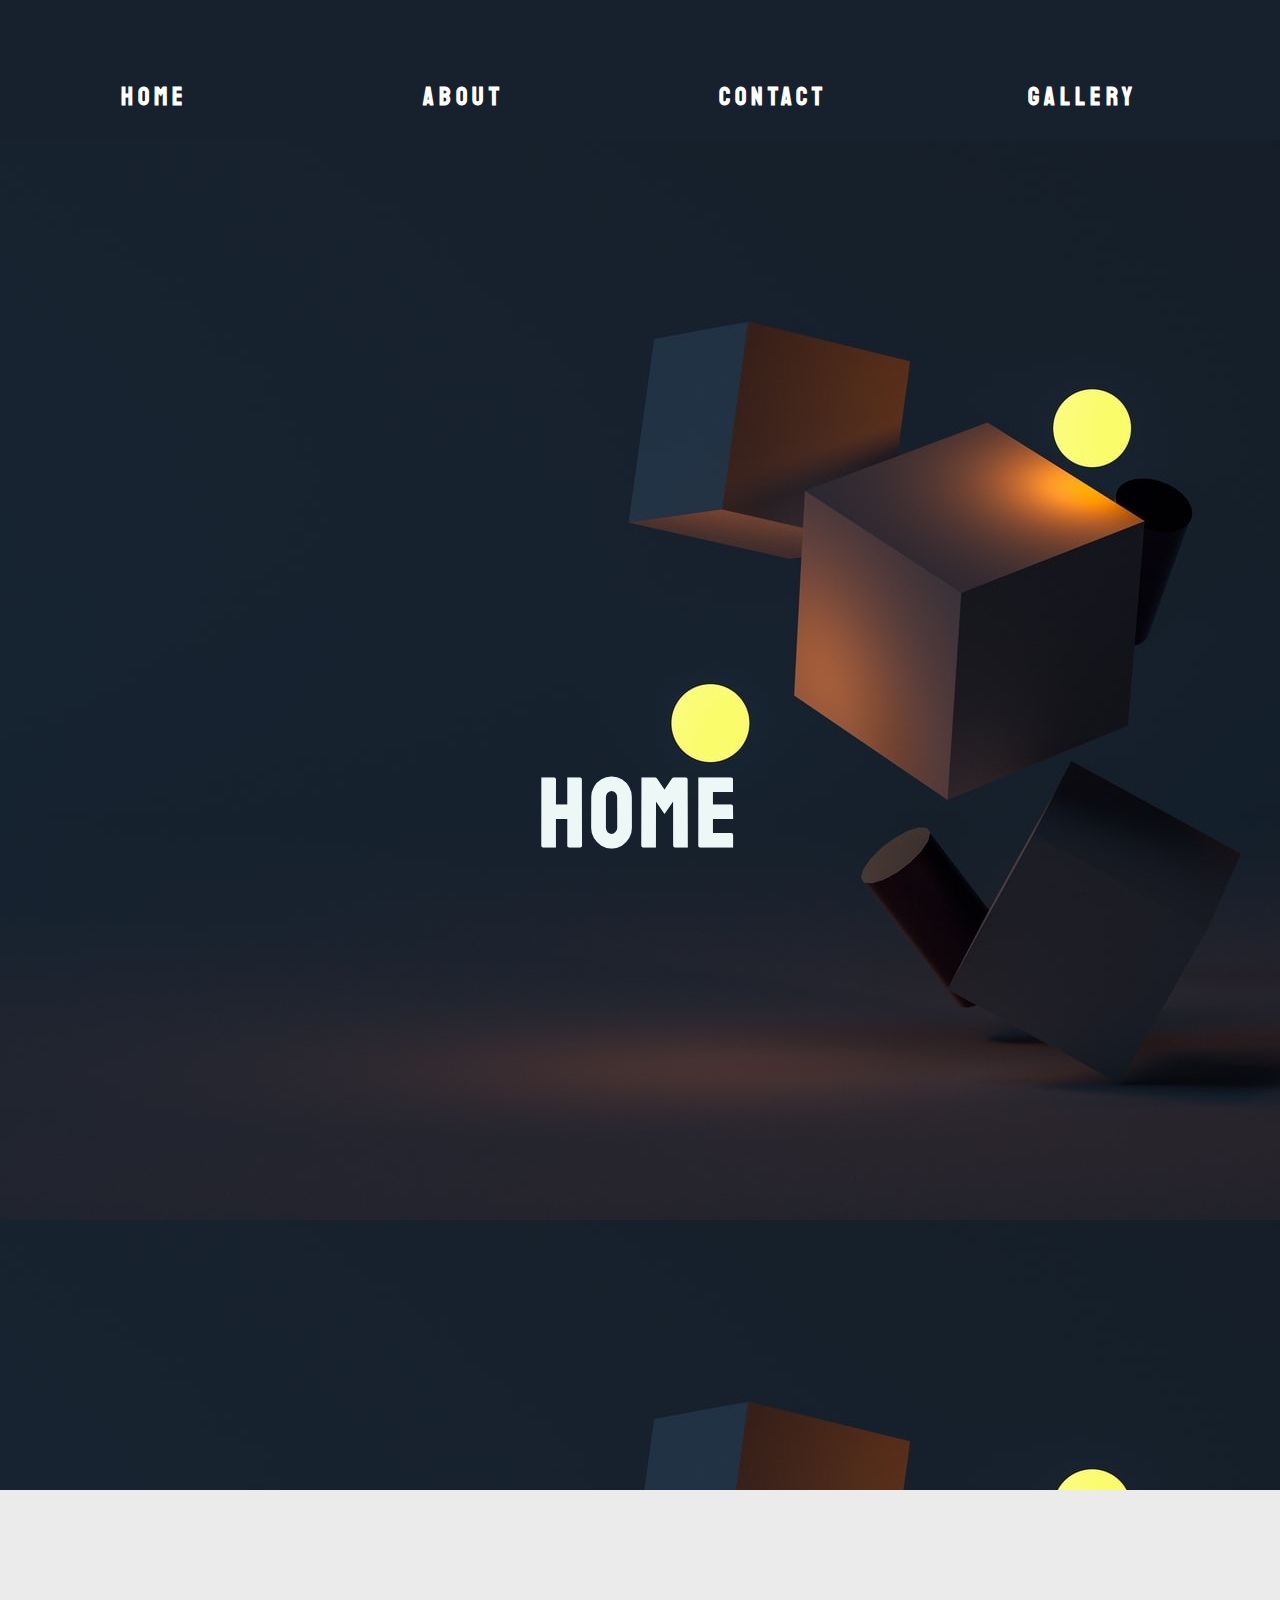
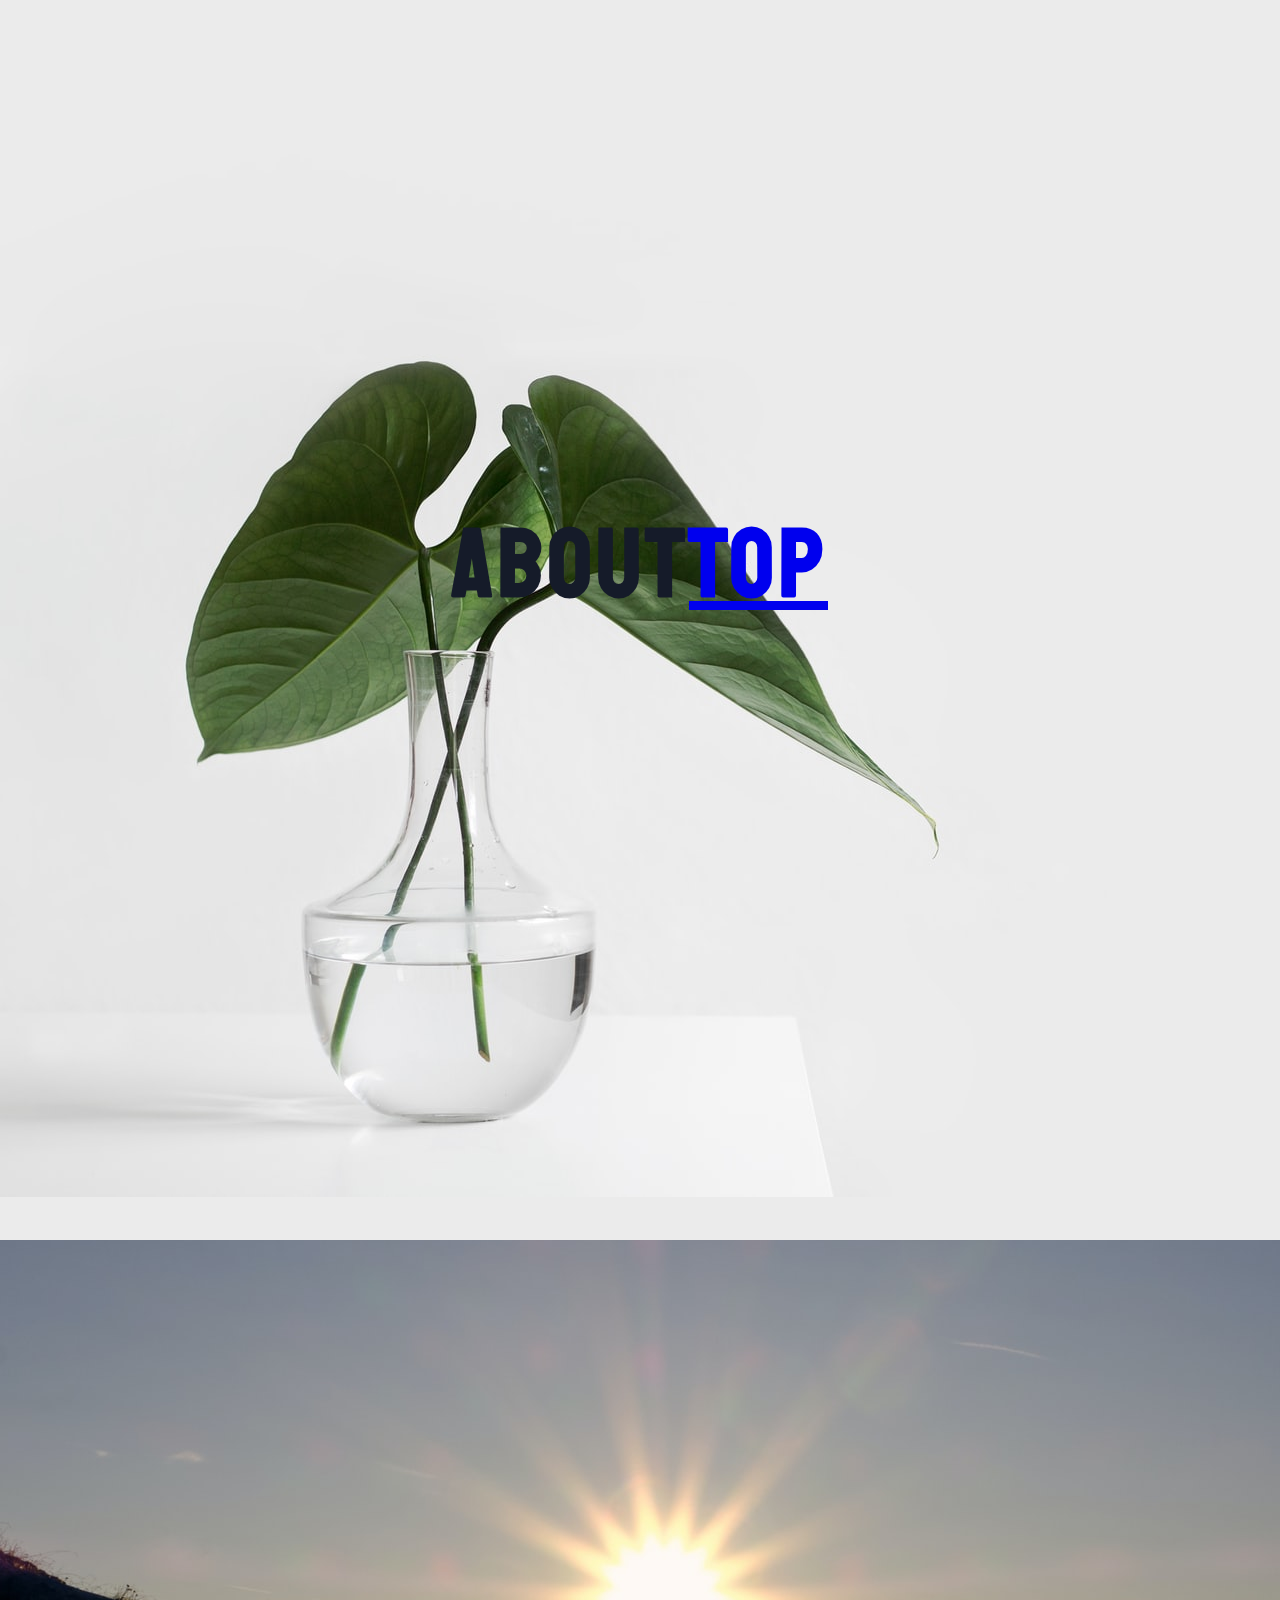
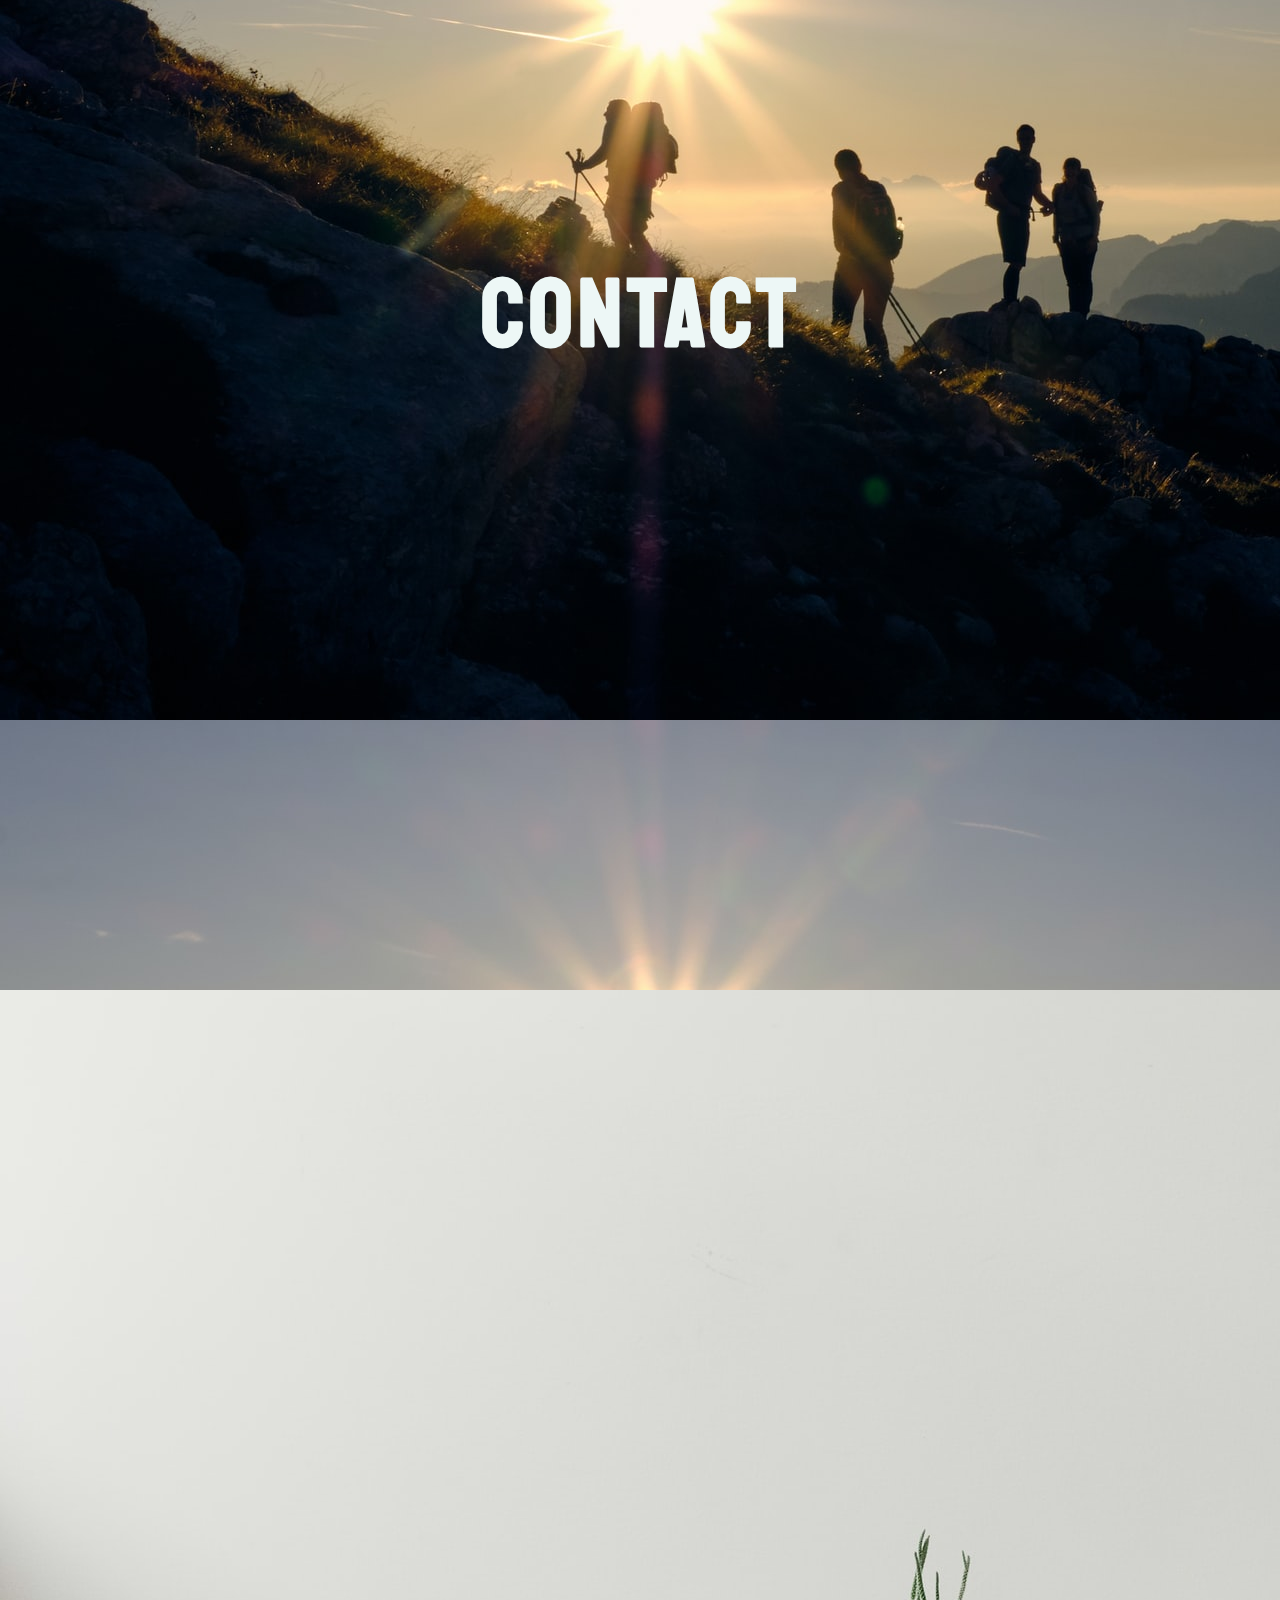
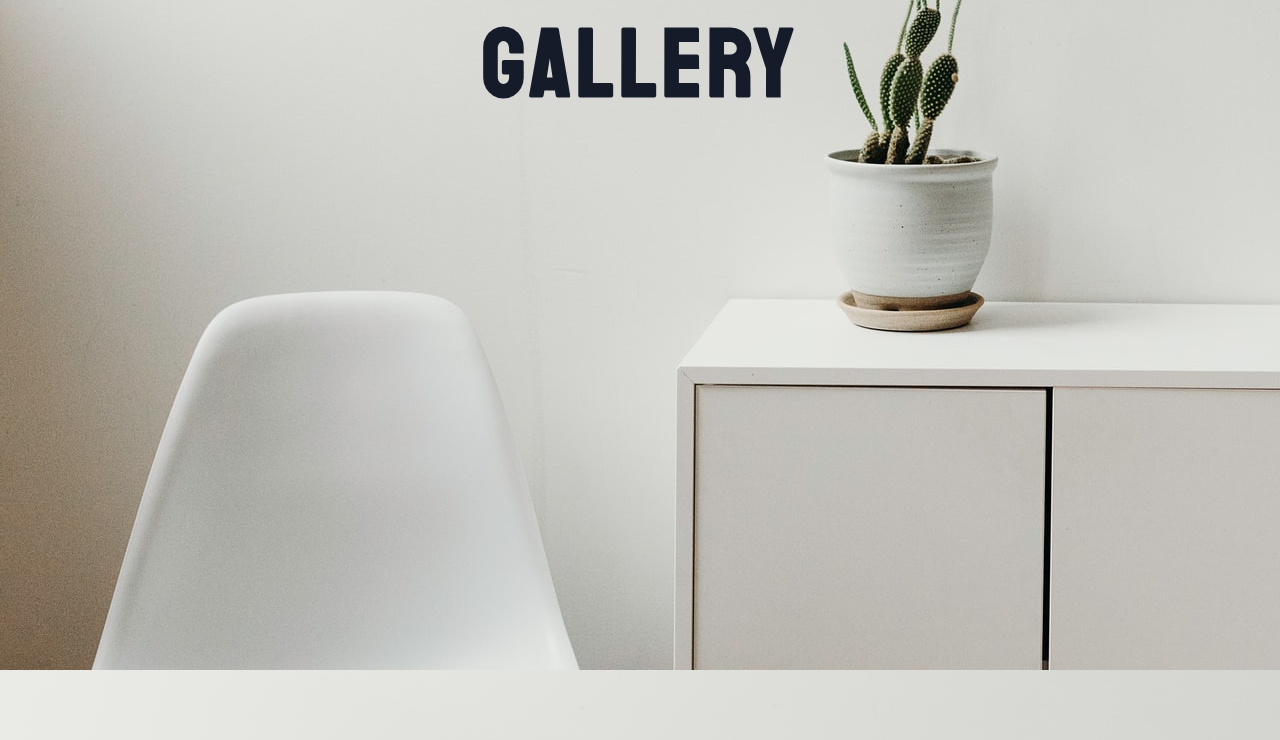
<file: index.html>
<!DOCTYPE html>
<html lang="en">

<head>
    <meta charset="UTF-8">
    <meta http-equiv="X-UA-Compatible" content="IE=edge">
    <meta name="viewport" content="width=device-width, initial-scale=1.0">
    <title>Home</title>
    <link rel="stylesheet" href="/style.css">
    <link href="https://fonts.googleapis.com/css2?family=Koulen&display=swap" rel="stylesheet">
    <link href="https://fonts.googleapis.com/css2?family=Raleway:wght@500&display=swap" rel="stylesheet">
    <link rel="icon" type="image/x-icon" href="images/favicon.png">
</head>

<body>
    <!-- scrolling to multiple sections in the same page -->
    <nav class="navbar">
        <div class="maindiv">
            <div class="childdiv"><a class="active" href="/index.html">Home</a></div>
            <div class="childdiv"><a href="/pricingPanel/about.html">About</a></div>
            <div class="childdiv"><a href="/contact/contact.html">Contact</a></div>
            <div class="childdiv"><a href="#gallery">Gallery</a></div>
        </div>
    </nav>
    <section id="home" class="section1">Home</section>
    <section id="about" class="section2"> <span>about</span> <br> <a href=".navbar" class="topbutton"> Top </a></a>
    </section>
    <section id="contact" class="section3">Contact</section>
    <section id="service" class="section4">Gallery</section>

    <a href="#"><i class="fa-solid fa-angles-up" style=color:black></i></a>

</body>

</html>
</file>
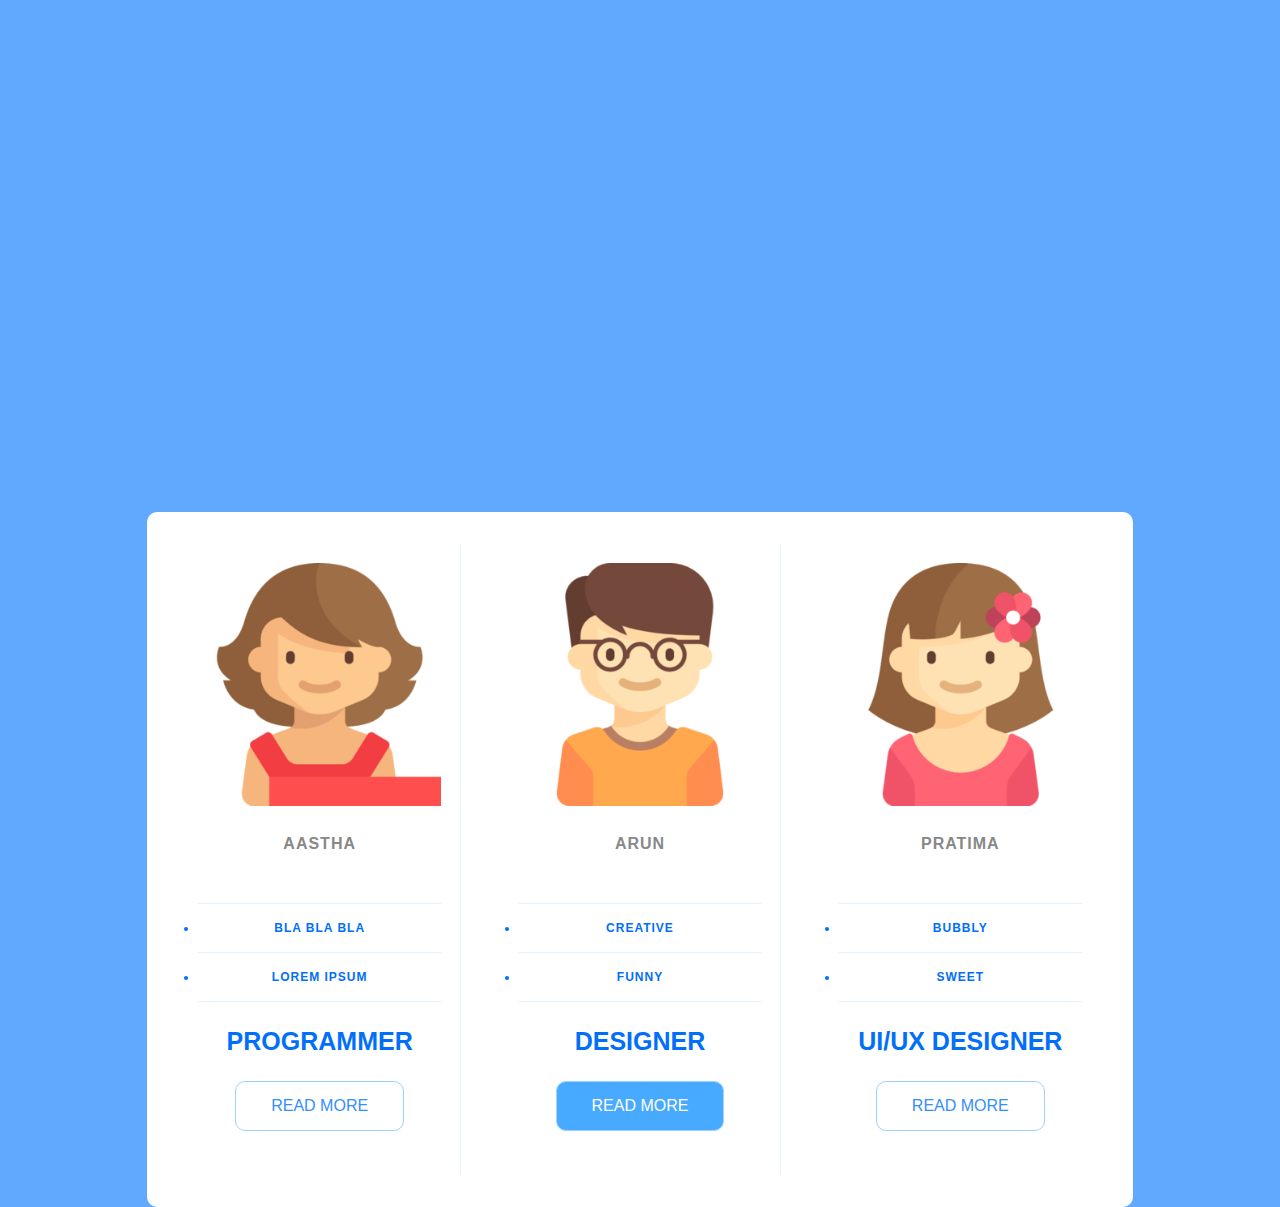
<file: pricingPanel/index.html>
<!DOCTYPE html>
<html lang="en">

<head>
    <meta charset="UTF-8">
    <meta http-equiv="X-UA-Compatible" content="IE=edge">
    <meta name="viewport" content="width=device-width, initial-scale=1.0">
    <title>Price-Panel</title>
    <link rel="stylesheet" href="style.css">
</head>

<body>
    <div class="mainTable">
        <div class="childdiv">
            <img src="icons/newgirl1.png" alt="personal" class="img-class">
            <h2 class="header">Aastha</h2>
            <ul class="feature">
                <li class="feature-item">Bla bla bla</li>
                <li class="feature-item">lorem ipsum </li>
            </ul>
            <span class="span">Programmer</span>
            <a href="#" class="button">Read more</a>
        </div>

        <div class="childdiv">
            <img src="icons/newboy.png" alt="Small team" class="img-class">
            <h2 class="header">Arun</h2>
            <ul class="feature">
                <li class="feature-item">Creative</li>
                <li class="feature-item">Funny</li>
            </ul>
            <span class="span">Designer</span>
            <a href="#" class="is-featured-button">Read more</a>
        </div>

        <div class="childdiv">
            <img src="icons/newgirl2.png" alt="Enterprise" class="img-class">
            <h2 class="header">Pratima</h2>
            <ul class="feature">
                <li class="feature-item">Bubbly</li>
                <li class="feature-item">Sweet</li>
            </ul>
            <span class="span">UI/UX Designer</span>
            <a href="#" class="button">Read more</a>
        </div>
    </div>
</body>

</html>
</file>
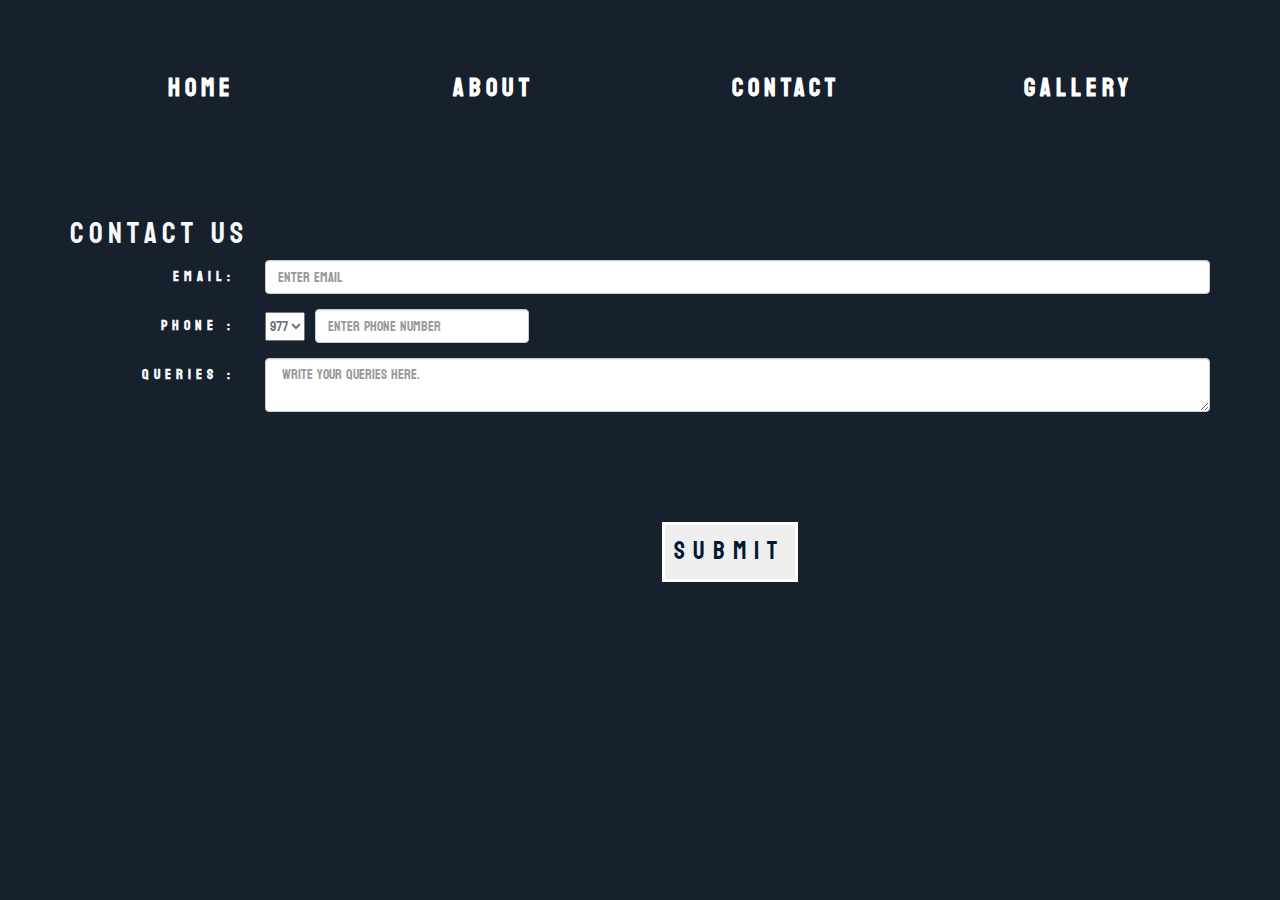
<file: contact/contact.html>
<!DOCTYPE html>
<html lang="en">

<head>
    <meta charset="UTF-8">
    <meta http-equiv="X-UA-Compatible" content="IE=edge">
    <meta name="viewport" content="width=device-width, initial-scale=1.0">
    <title>Contact</title>
    <link rel="stylesheet" href="contact.css">
    <link rel="stylesheet" href="https://maxcdn.bootstrapcdn.com/bootstrap/3.4.1/css/bootstrap.min.css">
    <link href="https://fonts.googleapis.com/css2?family=Koulen&display=swap" rel="stylesheet">
    <link rel="stylesheet" href="/contact/contact.css">
</head>

<body>
    <nav class="navbar">
        <div class="maindiv">
            <div class="childdiv"><a class="active" href="/index.html">Home</a></div>
            <div class="childdiv"><a href="/pricingPanel/about.html">About</a></div>
            <div class="childdiv"><a href="/contact/contact.html">Contact</a></div>
            <div class="childdiv"><a href="#Gallery">Gallery</a></div>
        </div>
    </nav>
    <!-- <div class="mailbutton">
        <a href="mailto:aastharai821@gmail.com">Email me</a>
    </div> -->
    <div class="container">
        <h2>Contact us</h2>
        <form class="form-horizontal" action="/contact/formmsg.html">
            <div class="form-group">
                <label class="control-label col-sm-2" for="email">Email:</label>
                <div class="col-sm-10">
                    <input type="email" class="form-control" id="email" placeholder="Enter email" name="email">
                </div>
            </div>
            <div class="form-group">
                <label class="control-label col-sm-2" for="pwd">Phone :</label>
                <div class="col-sm-10">
                    <table>
                        <td>
                            <select name="abc" id="select-td">
                                <option value="abc">977</option>
                                <option value="abc">44</option>
                                <option value="abc">961</option>
                            </select>
                        </td>
                        <td>
                            <input type="number" class="form-control" id="pwd" placeholder="Enter Phone Number "
                                name="pwd">
                        </td>

                    </table>
                </div>
            </div>
            <div class="form-group">
                <label class="control-label col-sm-2" for="pwd">Queries :</label>
                <div class="col-sm-10">
                    <textarea class="form-control" id="pwd" name="pwd"
                        placeholder=" Write your queries here."></textarea>
                </div>
            </div>

            <div class="form-group">
                <div class="col-sm-offset-2 col-sm-10">
                    <button type="submit" class="submit-button">Submit</button>
                </div>
            </div>
        </form>
    </div>
</body>

</html>
</file>
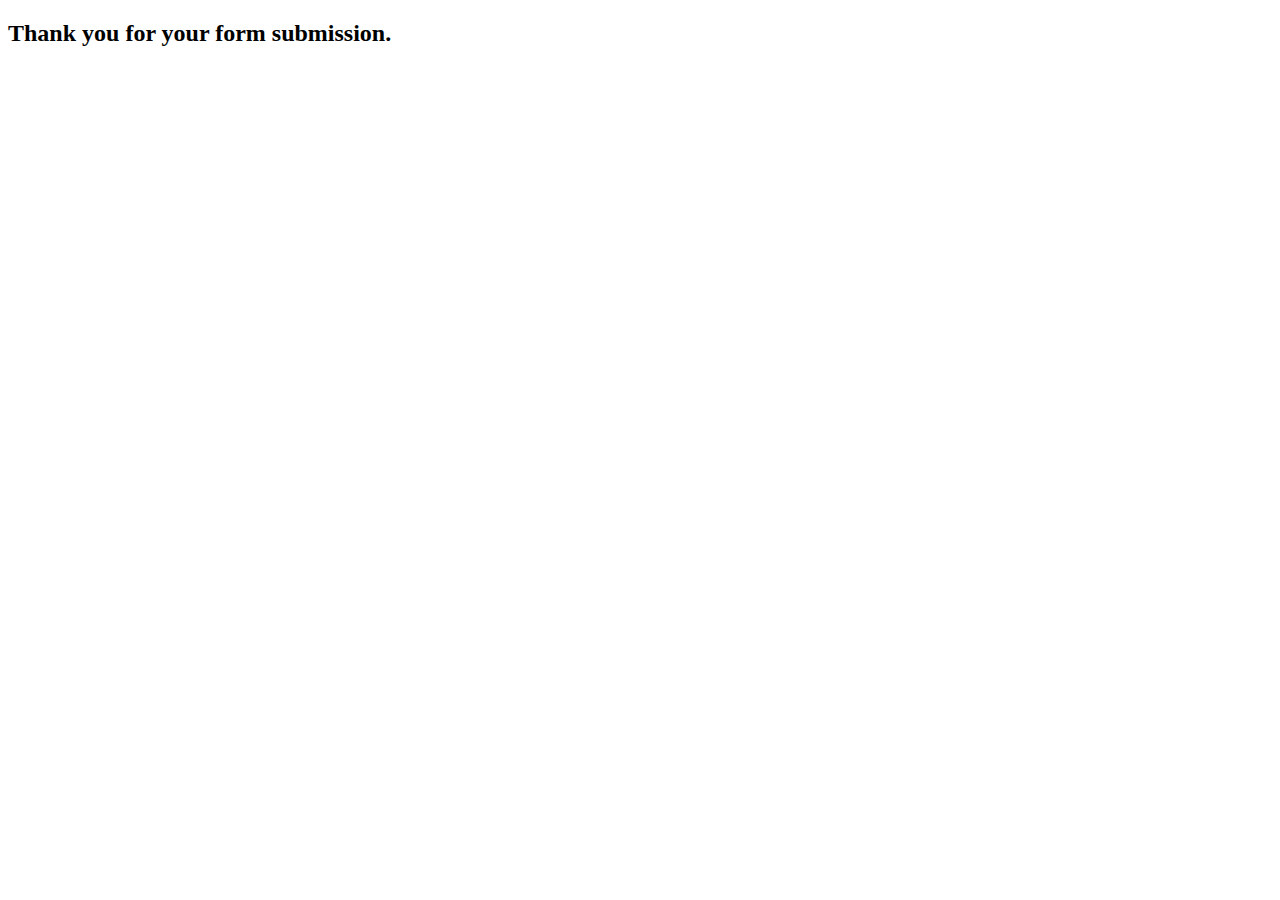
<file: contact/formmsg.html>
<!DOCTYPE html>
<html lang="en">

<head>
    <meta charset="UTF-8">
    <meta http-equiv="X-UA-Compatible" content="IE=edge">
    <meta name="viewport" content="width=device-width, initial-scale=1.0">
    <title>Form Submitted</title>
</head>

<body>
    <h2>Thank you for your form submission.</h2>
</body>

</html>
</file>
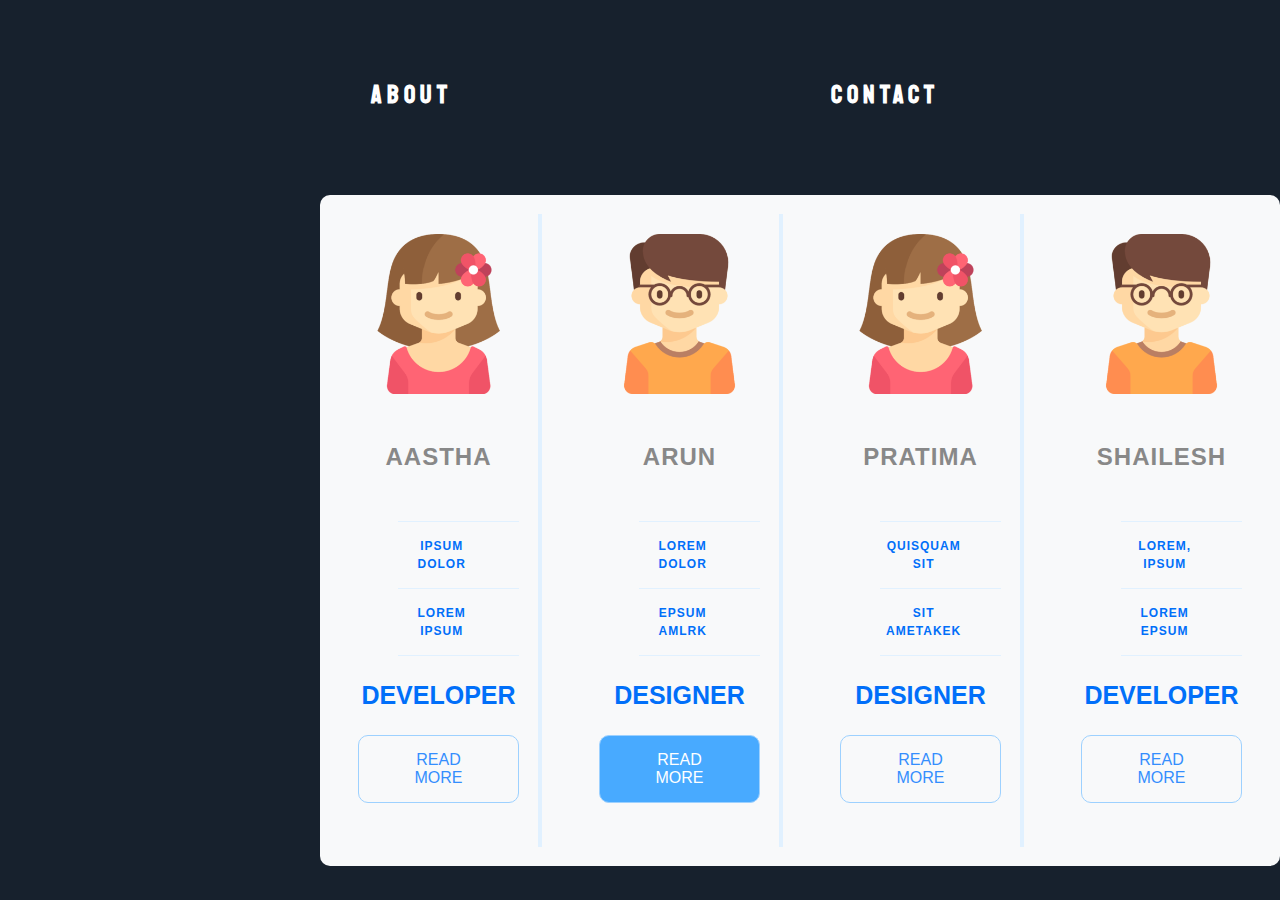
<file: pricingPanel/about.html>
<!DOCTYPE html>
<html lang="en">

<head>
    <meta charset="UTF-8">
    <meta http-equiv="X-UA-Compatible" content="IE=edge">
    <meta name="viewport" content="width=device-width, initial-scale=1.0">
    <title>About</title>
    <link href="https://fonts.googleapis.com/css2?family=Koulen&display=swap" rel="stylesheet">

    <link rel="stylesheet" href="about.css">
</head>

<body>
    <nav class="navbar">
        <div class="maindiv">
            <div class="childdiv"><a class="active" href="/index.html">Home</a></div>
            <div class="childdiv"><a href="/pricingPanel/about.html">About</a></div>
            <div class="childdiv"><a href="/contact/contact.html">Contact</a></div>
            <div class="childdiv"><a href="#Gallery">Gallery</a></div>
        </div>
    </nav>
    <div class="mainTable">
        <div class="nextdiv">
            <img src="icons/newgirl2.png" alt="personal" class="img-class">
            <h2 class="header">Aastha</h2>
            <ul class="feature">
                <li class="feature-item">ipsum dolor</li>
                <li class="feature-item">lorem ipsum </li>
            </ul>
            <span class="span">Developer</span>
            <a href="https://google.com" target="_blank" class="button">Read more</a>
        </div>

        <div class="nextdiv">
            <img src="icons/newboy.png" alt="Small team" class="img-class">
            <h2 class="header">Arun</h2>
            <ul class="feature">
                <li class="feature-item">Lorem dolor</li>
                <li class="feature-item">epsum amlrk</li>
            </ul>
            <span class="span">Designer</span>
            <a href="https://google.com" target="_blank" class="is-featured-button">Read more</a>
        </div>

        <div class="nextdiv">
            <img src="icons/newgirl2.png" alt="Enterprise" class="img-class">
            <h2 class="header">Pratima</h2>
            <ul class="feature">
                <li class="feature-item">Quisquam sit</li>
                <li class="feature-item">sit ametakek </li>
            </ul>
            <span class="span">Designer</span>
            <a href="https://google.com" target="_blank" class="button">Read more</a>
        </div>

        <div class="nextdiv">
            <img src="icons/newboy.png" alt="Small team" class="img-class">
            <h2 class="header">Shailesh</h2>
            <ul class="feature">
                <li class="feature-item">Lorem, ipsum</li>
                <li class="feature-item">lorem epsum</li>
            </ul>
            <span class="span">Developer</span>
            <a href="https://google.com" target="_blank" class="button">Read more</a>
        </div>
    </div>

</body>

</html>
</file>
<file: style.css>
body {
    margin: 0;
    padding: 0;
    background-color: #151b29;
    font-family: 'Koulen', cursive;
    letter-spacing: 5px;
    overflow: hidden;

    /* font-family: 'Raleway', sans-serif; */


}

.navbar {
    /* background: #151F29; */
    background: #17212D;
    padding: 70px 0;
}

.maindiv {
    margin: 0;
    padding: 0;
    text-align: center;
}

.childdiv {
    width: 24%;
    float: left;
    margin: 0 1px;
    display: inline;
    font-size: 25px;
}

.childdiv a {
    color: white;
    font-size: 1em;
    line-height: 1em;
    text-transform: uppercase;
    padding: 15px 20px;
    display: inline-block;
    font-weight: 800;
    text-decoration: none;
    transition: 0.5s;
}

.childdiv a.active {}

.childdiv a:hover {
    background: #F9DC5C;
    color: #011936;
    border: 2px solid #EAC435;
    box-shadow: 0 0.7em 0.6em -0.4em #EAC435;
    transform: translateY(-0.3em);
    transition: all 0.3s;
    cursor: pointer;
}

.section1,
.section2,
.section3,
.section4 {
    min-height: 150vh;
    display: flex;
    justify-content: center;
    align-items: center;
    font-size: 6em;
    text-transform: uppercase;
    font-weight: 800;

}

section:nth-child(odd) {
    color: #151b29;
}

section:nth-child(even) {
    color: #EDF7F6;
}

.section1 {
    background-image: url('images/home2.jpg');
}

.section2 {
    background-image: url('images/about2.jpg');
}

.section3 {
    background-image: url('images/home.jpg');
}

.section4 {
    background-image: url('images/service.jpg');
}
</file>
<file: pricingPanel/style.css>
html,
body,
div,
span,
applet,
object,
iframe,
h1,
h2,
h3,
h4,
h5,
h6,
p,
blockquote,
pre,
a,
abbr,
acronym,
address,
big,
cite,
code,
del,
dfn,
em,
img,
ins,
kbd,
q,
s,
samp,
small,
strike,
strong,
sub,
sup,
tt,
var,
b,
u,
i,
center,
dl,
dt,
dd,
ol,
ul,
li,
fieldset,
form,
label,
legend,
table,
caption,
tbody,
tfoot,
thead,
tr,
th,
td,
article,
aside,
canvas,
details,
embed,
figure,
figcaption,
footer,
header,
hgroup,
menu,
nav,
output,
ruby,
section,
summary,
time,
mark,
audio,
video {
    margin: 0;
    padding: 0;
    border: 0;
    font-size: 100%;
    font: inherit;
    vertical-align: baseline;
}

body {
    background-color: #60a9ff;
    display: flex;
    justify-content: center;
    align-items: center;
    min-height: 90vh;
}

.mainTable {
    background-color: white;
    border-radius: 10px;
    margin-top: 40%;
    padding: 1%;
    width: 100%;
    max-width: 960px;
    display: flex;
    flex-direction: column;
    text-align: center;
    text-transform: uppercase
}

html {
    font-family: 'Open Sans', sans-serif;
    box-sizing: border-box;
}

table {
    border-collapse: collapse;
    border-spacing: 0;
}

.childdiv {
    border-bottom: 1px solid #e1f1ff;
    padding: 2%;
    margin: 2%;
}

.childdiv:last-child {
    border-bottom: none;
}

.img-class {
    margin-bottom: 25px;
    max-width: 100%;
}

.header {
    color: #888;
    font-weight: 600;
    letter-spacing: 1px;
}

.feature {
    margin: 50px 0 25px;
    color: #016ff9;

}

.feature-item {
    font-weight: 600;
    letter-spacing: 1px;
    font-size: 12px;
    line-height: 1.5;
    padding: 15px 0;
    border-top: 1px solid #e1f1ff;
}

.feature-item:last-child {
    border-bottom: 1px solid #e1f1ff;
}

.span {
    color: #016ff9;
    display: block;
    font-size: 25px;
    font-weight: 700;
}

.button {
    border: 1px solid #9dd1ff;
    border-radius: 10px;
    color: #348efe;
    display: inline-block;
    padding: 15px 35px;
    text-decoration: none;
    margin: 25px 0;
    transition: background-color all 200ms ease-in-out;
}

.is-featured-button {
    background-color: #48aaff;
    color: white;
    border: 1px solid #9dd1ff;
    border-radius: 10px;
    display: inline-block;
    padding: 15px 35px;
    text-decoration: none;
    margin: 25px 0;
    transition: background-color all 200ms ease-in-out;
}

.is-featured-button:hover,
.is-featured-button:focus {
    background-color: #269aff;
    color: white;
}



.button:hover,
.button:focus {
    background-color: #e1f1ff;

}

@media(min-width:900px) {
    .mainTable {
        flex-direction: row;
    }

    .childdiv {
        border-bottom: none;
        border-right: 1px solid #e1f1ff;

    }

    .childdiv:last-child {
        border-right: none;
    }
}
</file>
<file: contact/contact.css>
body {
    background-color: #17212D;
    min-height: 50vh;
    margin: 0;
    padding: 0;
    background-color: #17212D;
    font-family: 'Koulen', cursive;
    letter-spacing: 5px;
}


.navbar {
    background: #17212D;
    padding: 60px;
    /* padding: 70px 0; */
    font-family: 'Koulen', cursive;
    position: relative;
    letter-spacing: 5px;
    margin: 5;
    padding: 2;

}

.maindiv {
    margin: 0;
    padding: 0;
    text-align: center;
    display: flex;
    justify-content: space-between;
    align-items: space-around;
}

.childdiv {
    width: 24%;
    float: left;
    margin: 0 2px;
    display: flex;
    font-size: 25px;
    justify-content: space-evenly;

}

.childdiv a {
    color: white;
    font-size: 1em;
    line-height: 1em;
    text-transform: uppercase;
    padding: 15px 20px;
    display: inline-block;
    font-weight: 800;
    text-decoration: none;
    transition: 0.5s;
}


.childdiv a:hover {
    background: #F9DC5C;
    color: #011936;
    border: 2px solid #EAC435;
    box-shadow: 0 0.7em 0.6em -0.4em #EAC435;
    transform: translateY(-0.3em);
    transition: all 0.3s;
    cursor: pointer;
}

.formdiv {
    background-color: #f8f9fa;
    border-radius: 10px;
    width: 40%;
    max-width: 960px;
    justify-content: center;
    margin-left: 22%;
    font-family: Arial, Helvetica, sans-serif;
    letter-spacing: 2px;
    padding: 10px 40px;

}

/* .mailbutton a {
    color: white;
    font-size: 25px;
    text-decoration: none;
    letter-spacing: 8px;
    padding: 1%;
    border: 3px solid white;
    display: flex;
    justify-content: center;
    align-items: center;
    margin-top: 10%;
    margin-left: 42%;
    margin-right: 42%;
}

.mailbutton a:hover {
    background: #F9DC5C;
    letter-spac;ing: 8px;
    color: #011936;
    border: 2px solid #EAC435;
    box-shadow: 0 0.5em 0.6em -0.4em #EAC435;
    transform: translateY(-0.3em);
    transition: all 0.3s;
    cursor: pointer;
} */
.container {
    color: #f8f9fa;
}

#abc {
    color: #6c757d;
}

.submit-button {
    color: #011936;
    font-size: 25px;
    text-decoration: none;
    letter-spacing: 8px;
    padding: 1%;
    border: 3px solid white;
    display: flex;
    justify-content: center;
    align-items: center;
    margin-top: 10%;
    margin-left: 42%;
    margin-right: 42%;
}

.submit-button:hover {

    background: #F9DC5C;
    letter-spacing: 8px;
    color: #011936;
    border: 2px solid #EAC435;
    box-shadow: 0 0.5em 0.6em -0.4em #EAC435;
    transform: translateY(-0.3em);
    transition: all 0.3s;
    cursor: pointer;

}

#select-td {
    margin-right: 10px;
    color: #6c757d;
}
</file>
<file: pricingPanel/about.css>
/* html,
body,
div,
span,
applet,
object,
iframe,
h1,
h2,
h3,
h4,
h5,
h6,
p,
blockquote,
pre,
a,
abbr,
acronym,
address,
big,
cite,
code,
del,
dfn,
em,
img,
ins,
kbd,
q,
s,
samp,
small,
strike,
strong,
sub,
sup,
tt,
var,
b,
u,
i,
center,
dl,
dt,
dd,
ol,
ul,
li,
fieldset,
form,
label,
legend,
table,
caption,
tbody,
tfoot,
thead,
tr,
th,
td,
article,
aside,
canvas,
details,
embed,
figure,
figcaption,
footer,
header,
hgroup,
menu,
nav,
output,
ruby,
section,
summary,
time,
mark,
audio,
video {
    margin: 0;
    padding: 0;
    border: 0;
    font-size: 100%;
    font: inherit;
    vertical-align: baseline;
} */

body {
    background-color: #17212D;

    min-height: 90vh;
}

body .navbar {
    display: flex;
    justify-content: center;
    align-items: center;
}

.mainTable {
    position: absolute;
    top: 16%;
    left: 25%;
    /* background-color: white; */
    /* background-color: #F9EAE1; */
    background-color: #f8f9fa;
    border-radius: 10px;
    margin-top: 4%;
    margin-bottom: 1%;
    padding-top: 0.3% 1%;
    width: 100%;
    max-width: 960px;
    display: flex;
    flex-direction: column;
    text-align: center;
    justify-content: center;
    text-transform: uppercase
}

html {
    font-family: 'Open Sans', sans-serif;
    box-sizing: border-box;
}

table {
    border-collapse: collapse;
    border-spacing: 0;
}

.nextdiv {
    border-bottom: 1px solid #e1f1ff;
    padding: 2%;
    margin: 2%;
}

.nextdiv:last-child {
    border-bottom: none;
}

.img-class {
    margin-bottom: 25px;
    max-width: 100%;
}

.header {
    color: #888;
    font-weight: 600;
    letter-spacing: 1px;
}

.feature {
    margin: 50px 0 25px;
    color: #016ff9;
    /* color: #E637BF; */

}

.feature-item {
    font-weight: 600;
    letter-spacing: 1px;
    font-size: 12px;
    line-height: 1.5;
    padding: 15px 0;
    border-top: 1.5px solid #e1f1ff;
    list-style-type: none;

}

.feature .feature-item {
    padding-right: 28%;
}

.feature-item:last-child {
    border-bottom: 1px solid #e1f1ff;
}

.span {
    color: #016ff9;
    /* color: #E637BF; */
    display: block;
    font-size: 25px;
    font-weight: 700;
}

.button {
    border: 1px solid #9dd1ff;
    border-radius: 10px;
    color: #348efe;
    display: inline-block;
    padding: 15px 35px;
    text-decoration: none;
    margin: 25px 0;
    transition: background-color all 200ms ease-in-out;
}

.is-featured-button {
    background-color: #48aaff;
    color: white;
    border: 1px solid #9dd1ff;
    border-radius: 10px;
    display: inline-block;
    padding: 15px 35px;
    text-decoration: none;
    margin: 25px 0;
    transition: background-color all 200ms ease-in-out;
}

.is-featured-button:hover,
.is-featured-button:focus {
    background-color: #269aff;
    color: white;
}



.button:hover,
.button:focus {
    background-color: #e1f1ff;

}

@media(min-width:900px) {
    .mainTable {
        flex-direction: row;
    }

    .nextdiv {
        border-bottom: none;
        border-right: 4px solid #e1f1ff;

    }

    .nextdiv:last-child {
        border-right: none;
    }
}

.navbar {
    /* background: #151F29; */
    background: #17212D;
    padding: 60px;
    font-family: 'Koulen', cursive;
    position: relative;
    letter-spacing: 5px;
    margin: 5;
    padding: 2;
    /* flex: display;
    align-items: flex-start;
    justify-content: flex-start; */
}

.maindiv {
    margin: 0;
    padding: 0;
    text-align: center;
    display: flex;
    justify-content: space-between;
    align-items: space-around;
}

.childdiv {
    width: 24%;
    float: left;
    margin: 0 2px;
    font-size: 25px;
    display: flex;
    justify-content: space-evenly;

}

.childdiv a {
    color: white;
    font-size: 1em;
    line-height: 1em;
    text-transform: uppercase;
    padding: 15px 180px;
    display: inline-block;
    font-weight: 800;
    text-decoration: none;
    transition: 0.5s;
}


.childdiv a:hover {
    background: #F9DC5C;
    color: #011936;
    border: 2px solid #EAC435;
    box-shadow: 0 0.7em 0.6em -0.4em #EAC435;
    transform: translateY(-0.3em);
    transition: all 0.3s;
    cursor: pointer;
}
</file>
